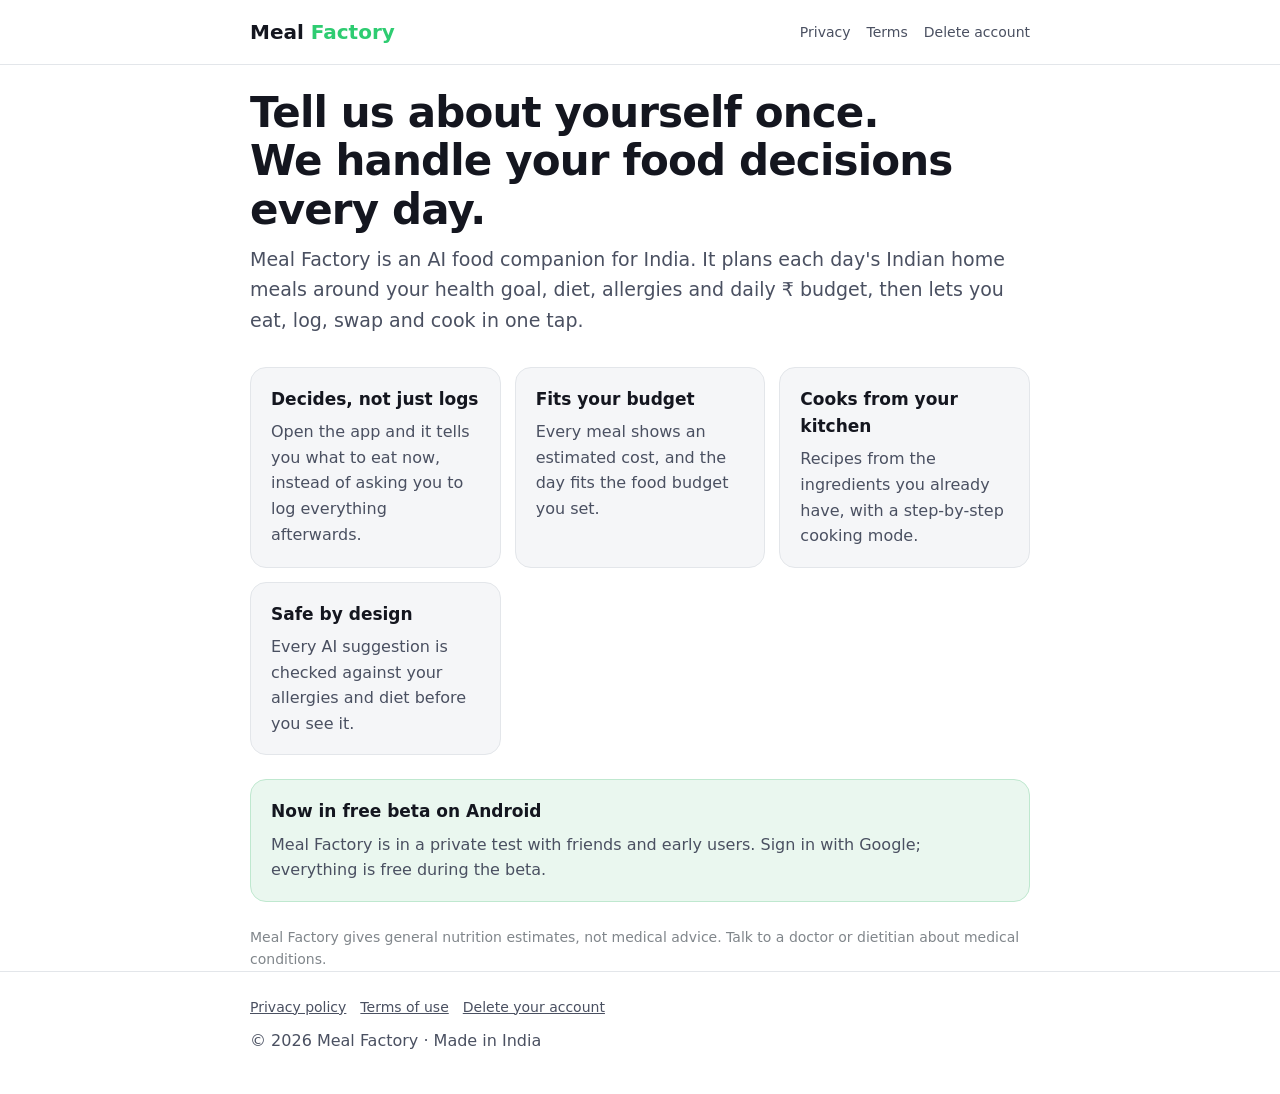
<file: index.html>
<!doctype html>
<html lang="en">
<head>
<meta charset="utf-8">
<meta name="viewport" content="width=device-width, initial-scale=1">
<title>Meal Factory: AI meal planner for Indian home food</title>
<meta name="description" content="Meal Factory plans each day's Indian home meals around your health goal, diet, allergies and daily food budget.">
<link rel="stylesheet" href="style.css">
</head>
<body>
<header><div class="wrap nav">
  <a class="logo" href="./">Meal <span>Factory</span></a>
  <nav><a href="privacy.html">Privacy</a><a href="terms.html">Terms</a><a href="delete-account.html">Delete account</a></nav>
</div></header>
<main class="wrap">
  <section class="hero">
    <h1>Tell us about yourself once.<br>We handle your food decisions every day.</h1>
    <p class="lead">Meal Factory is an AI food companion for India. It plans each day's Indian home meals around your health goal, diet, allergies and daily ₹ budget, then lets you eat, log, swap and cook in one tap.</p>
  </section>
  <div class="grid">
    <div class="card"><h3>Decides, not just logs</h3><p>Open the app and it tells you what to eat now, instead of asking you to log everything afterwards.</p></div>
    <div class="card"><h3>Fits your budget</h3><p>Every meal shows an estimated cost, and the day fits the food budget you set.</p></div>
    <div class="card"><h3>Cooks from your kitchen</h3><p>Recipes from the ingredients you already have, with a step-by-step cooking mode.</p></div>
    <div class="card"><h3>Safe by design</h3><p>Every AI suggestion is checked against your allergies and diet before you see it.</p></div>
  </div>
  <div class="card green" style="margin-top:24px;">
    <h3 style="margin-top:0;">Now in free beta on Android</h3>
    <p>Meal Factory is in a private test with friends and early users. Sign in with Google; everything is free during the beta.</p>
  </div>
  <p class="muted" style="margin-top:24px;">Meal Factory gives general nutrition estimates, not medical advice. Talk to a doctor or dietitian about medical conditions.</p>
</main>
<footer><div class="wrap">
  <a href="privacy.html">Privacy policy</a><a href="terms.html">Terms of use</a><a href="delete-account.html">Delete your account</a>
  <p style="margin-top:10px;">© 2026 Meal Factory · Made in India</p>
</div></footer>
</body>
</html>
</file>
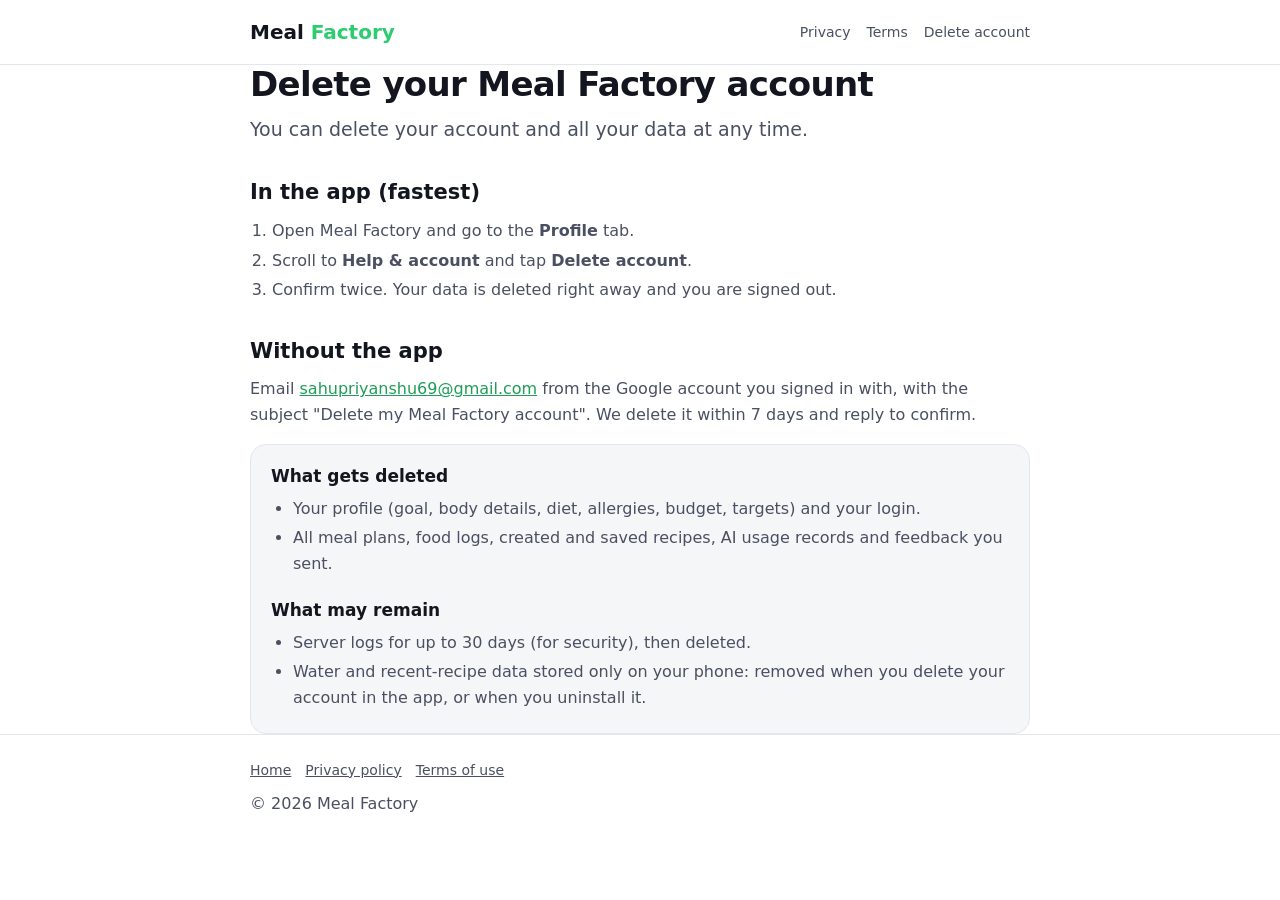
<file: delete-account.html>
<!doctype html>
<html lang="en">
<head>
<meta charset="utf-8">
<meta name="viewport" content="width=device-width, initial-scale=1">
<title>Delete your account · Meal Factory</title>
<link rel="stylesheet" href="style.css">
</head>
<body>
<header><div class="wrap nav">
  <a class="logo" href="./">Meal <span>Factory</span></a>
  <nav><a href="privacy.html">Privacy</a><a href="terms.html">Terms</a><a href="delete-account.html">Delete account</a></nav>
</div></header>
<main class="wrap">
  <h1>Delete your Meal Factory account</h1>
  <p class="lead">You can delete your account and all your data at any time.</p>

  <h2>In the app (fastest)</h2>
  <ol style="padding-left:22px;">
    <li>Open Meal Factory and go to the <b>Profile</b> tab.</li>
    <li>Scroll to <b>Help &amp; account</b> and tap <b>Delete account</b>.</li>
    <li>Confirm twice. Your data is deleted right away and you are signed out.</li>
  </ol>

  <h2>Without the app</h2>
  <p>Email <a href="mailto:sahupriyanshu69@gmail.com?subject=Delete%20my%20Meal%20Factory%20account">sahupriyanshu69@gmail.com</a> from the Google account you signed in with, with the subject "Delete my Meal Factory account". We delete it within 7 days and reply to confirm.</p>

  <div class="card">
    <h3 style="margin-top:0;">What gets deleted</h3>
    <ul>
      <li>Your profile (goal, body details, diet, allergies, budget, targets) and your login.</li>
      <li>All meal plans, food logs, created and saved recipes, AI usage records and feedback you sent.</li>
    </ul>
    <h3>What may remain</h3>
    <ul>
      <li>Server logs for up to 30 days (for security), then deleted.</li>
      <li>Water and recent-recipe data stored only on your phone: removed when you delete your account in the app, or when you uninstall it.</li>
    </ul>
  </div>
</main>
<footer><div class="wrap">
  <a href="./">Home</a><a href="privacy.html">Privacy policy</a><a href="terms.html">Terms of use</a>
  <p style="margin-top:10px;">© 2026 Meal Factory</p>
</div></footer>
</body>
</html>
</file>
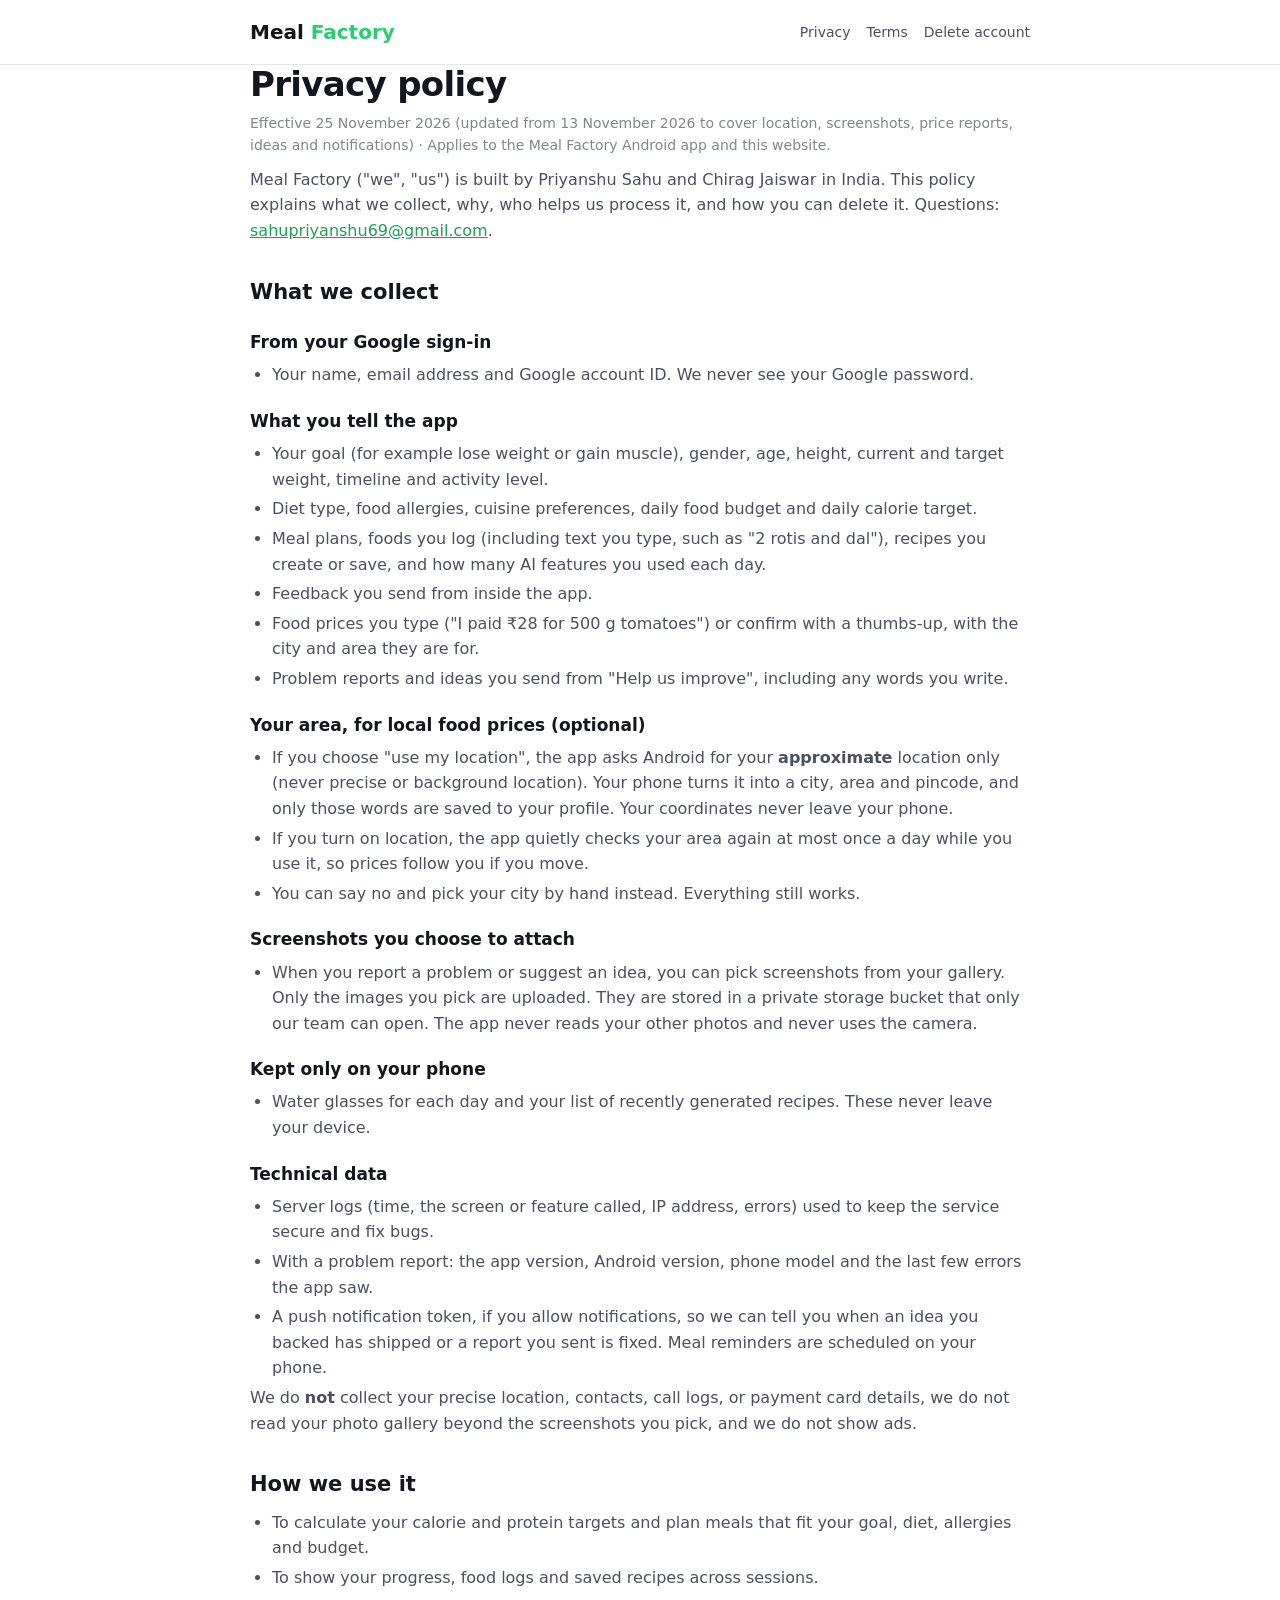
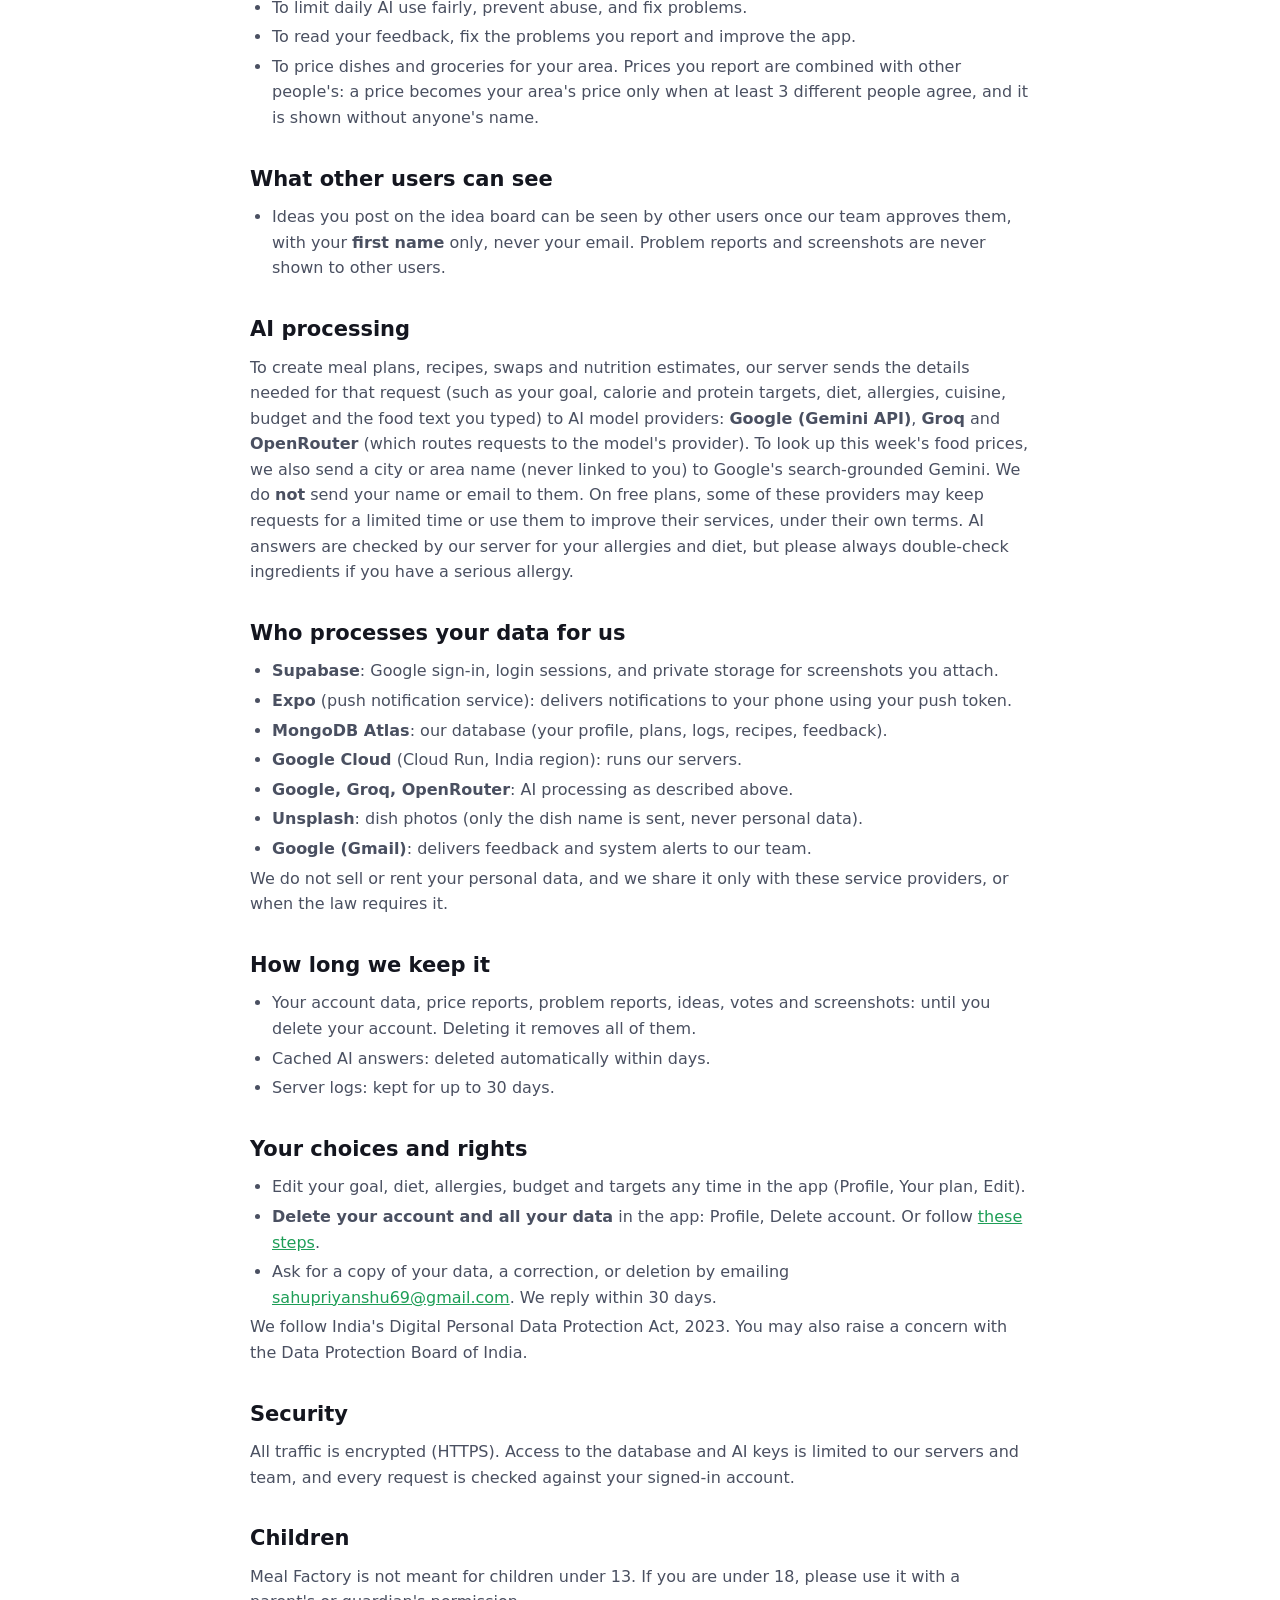
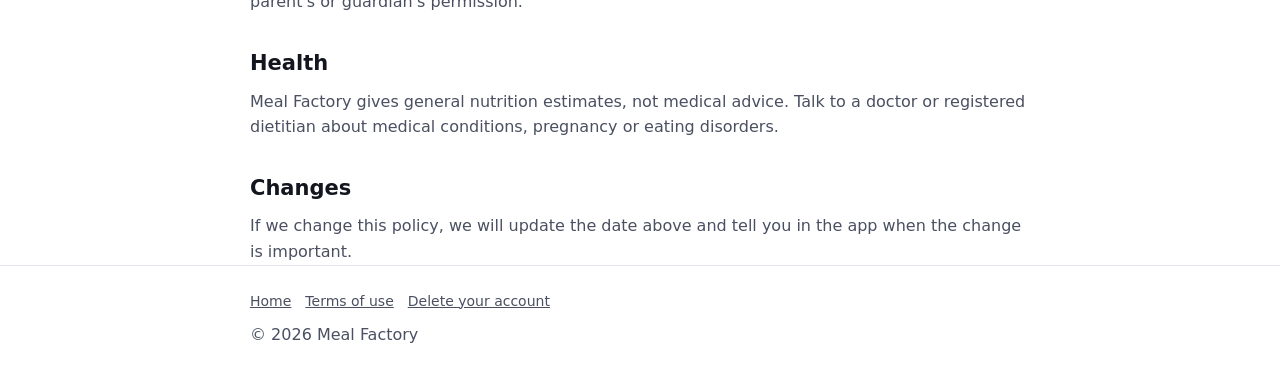
<file: privacy.html>
<!doctype html>
<html lang="en">
<head>
<meta charset="utf-8">
<meta name="viewport" content="width=device-width, initial-scale=1">
<title>Privacy policy · Meal Factory</title>
<link rel="stylesheet" href="style.css">
</head>
<body>
<header><div class="wrap nav">
  <a class="logo" href="./">Meal <span>Factory</span></a>
  <nav><a href="privacy.html">Privacy</a><a href="terms.html">Terms</a><a href="delete-account.html">Delete account</a></nav>
</div></header>
<main class="wrap">
  <h1>Privacy policy</h1>
  <p class="muted">Effective 25 November 2026 (updated from 13 November 2026 to cover location, screenshots, price reports, ideas and notifications) · Applies to the Meal Factory Android app and this website.</p>

  <p>Meal Factory ("we", "us") is built by Priyanshu Sahu and Chirag Jaiswar in India. This policy explains what we collect, why, who helps us process it, and how you can delete it. Questions: <a href="mailto:sahupriyanshu69@gmail.com">sahupriyanshu69@gmail.com</a>.</p>

  <h2>What we collect</h2>
  <h3>From your Google sign-in</h3>
  <ul><li>Your name, email address and Google account ID. We never see your Google password.</li></ul>
  <h3>What you tell the app</h3>
  <ul>
    <li>Your goal (for example lose weight or gain muscle), gender, age, height, current and target weight, timeline and activity level.</li>
    <li>Diet type, food allergies, cuisine preferences, daily food budget and daily calorie target.</li>
    <li>Meal plans, foods you log (including text you type, such as "2 rotis and dal"), recipes you create or save, and how many AI features you used each day.</li>
    <li>Feedback you send from inside the app.</li>
    <li>Food prices you type ("I paid ₹28 for 500 g tomatoes") or confirm with a thumbs-up, with the city and area they are for.</li>
    <li>Problem reports and ideas you send from "Help us improve", including any words you write.</li>
  </ul>
  <h3>Your area, for local food prices (optional)</h3>
  <ul>
    <li>If you choose "use my location", the app asks Android for your <b>approximate</b> location only (never precise or background location). Your phone turns it into a city, area and pincode, and only those words are saved to your profile. Your coordinates never leave your phone.</li>
    <li>If you turn on location, the app quietly checks your area again at most once a day while you use it, so prices follow you if you move.</li>
    <li>You can say no and pick your city by hand instead. Everything still works.</li>
  </ul>
  <h3>Screenshots you choose to attach</h3>
  <ul><li>When you report a problem or suggest an idea, you can pick screenshots from your gallery. Only the images you pick are uploaded. They are stored in a private storage bucket that only our team can open. The app never reads your other photos and never uses the camera.</li></ul>
  <h3>Kept only on your phone</h3>
  <ul><li>Water glasses for each day and your list of recently generated recipes. These never leave your device.</li></ul>
  <h3>Technical data</h3>
  <ul>
    <li>Server logs (time, the screen or feature called, IP address, errors) used to keep the service secure and fix bugs.</li>
    <li>With a problem report: the app version, Android version, phone model and the last few errors the app saw.</li>
    <li>A push notification token, if you allow notifications, so we can tell you when an idea you backed has shipped or a report you sent is fixed. Meal reminders are scheduled on your phone.</li>
  </ul>
  <p>We do <b>not</b> collect your precise location, contacts, call logs, or payment card details, we do not read your photo gallery beyond the screenshots you pick, and we do not show ads.</p>

  <h2>How we use it</h2>
  <ul>
    <li>To calculate your calorie and protein targets and plan meals that fit your goal, diet, allergies and budget.</li>
    <li>To show your progress, food logs and saved recipes across sessions.</li>
    <li>To limit daily AI use fairly, prevent abuse, and fix problems.</li>
    <li>To read your feedback, fix the problems you report and improve the app.</li>
    <li>To price dishes and groceries for your area. Prices you report are combined with other people's: a price becomes your area's price only when at least 3 different people agree, and it is shown without anyone's name.</li>
  </ul>
  <h2>What other users can see</h2>
  <ul><li>Ideas you post on the idea board can be seen by other users once our team approves them, with your <b>first name</b> only, never your email. Problem reports and screenshots are never shown to other users.</li></ul>

  <h2>AI processing</h2>
  <p>To create meal plans, recipes, swaps and nutrition estimates, our server sends the details needed for that request (such as your goal, calorie and protein targets, diet, allergies, cuisine, budget and the food text you typed) to AI model providers: <b>Google (Gemini API)</b>, <b>Groq</b> and <b>OpenRouter</b> (which routes requests to the model's provider). To look up this week's food prices, we also send a city or area name (never linked to you) to Google's search-grounded Gemini. We do <b>not</b> send your name or email to them. On free plans, some of these providers may keep requests for a limited time or use them to improve their services, under their own terms. AI answers are checked by our server for your allergies and diet, but please always double-check ingredients if you have a serious allergy.</p>

  <h2>Who processes your data for us</h2>
  <ul>
    <li><b>Supabase</b>: Google sign-in, login sessions, and private storage for screenshots you attach.</li>
    <li><b>Expo</b> (push notification service): delivers notifications to your phone using your push token.</li>
    <li><b>MongoDB Atlas</b>: our database (your profile, plans, logs, recipes, feedback).</li>
    <li><b>Google Cloud</b> (Cloud Run, India region): runs our servers.</li>
    <li><b>Google, Groq, OpenRouter</b>: AI processing as described above.</li>
    <li><b>Unsplash</b>: dish photos (only the dish name is sent, never personal data).</li>
    <li><b>Google (Gmail)</b>: delivers feedback and system alerts to our team.</li>
  </ul>
  <p>We do not sell or rent your personal data, and we share it only with these service providers, or when the law requires it.</p>

  <h2>How long we keep it</h2>
  <ul>
    <li>Your account data, price reports, problem reports, ideas, votes and screenshots: until you delete your account. Deleting it removes all of them.</li>
    <li>Cached AI answers: deleted automatically within days.</li>
    <li>Server logs: kept for up to 30 days.</li>
  </ul>

  <h2>Your choices and rights</h2>
  <ul>
    <li>Edit your goal, diet, allergies, budget and targets any time in the app (Profile, Your plan, Edit).</li>
    <li><b>Delete your account and all your data</b> in the app: Profile, Delete account. Or follow <a href="delete-account.html">these steps</a>.</li>
    <li>Ask for a copy of your data, a correction, or deletion by emailing <a href="mailto:sahupriyanshu69@gmail.com">sahupriyanshu69@gmail.com</a>. We reply within 30 days.</li>
  </ul>
  <p>We follow India's Digital Personal Data Protection Act, 2023. You may also raise a concern with the Data Protection Board of India.</p>

  <h2>Security</h2>
  <p>All traffic is encrypted (HTTPS). Access to the database and AI keys is limited to our servers and team, and every request is checked against your signed-in account.</p>

  <h2>Children</h2>
  <p>Meal Factory is not meant for children under 13. If you are under 18, please use it with a parent's or guardian's permission.</p>

  <h2>Health</h2>
  <p>Meal Factory gives general nutrition estimates, not medical advice. Talk to a doctor or registered dietitian about medical conditions, pregnancy or eating disorders.</p>

  <h2>Changes</h2>
  <p>If we change this policy, we will update the date above and tell you in the app when the change is important.</p>
</main>
<footer><div class="wrap">
  <a href="./">Home</a><a href="terms.html">Terms of use</a><a href="delete-account.html">Delete your account</a>
  <p style="margin-top:10px;">© 2026 Meal Factory</p>
</div></footer>
</body>
</html>
</file>
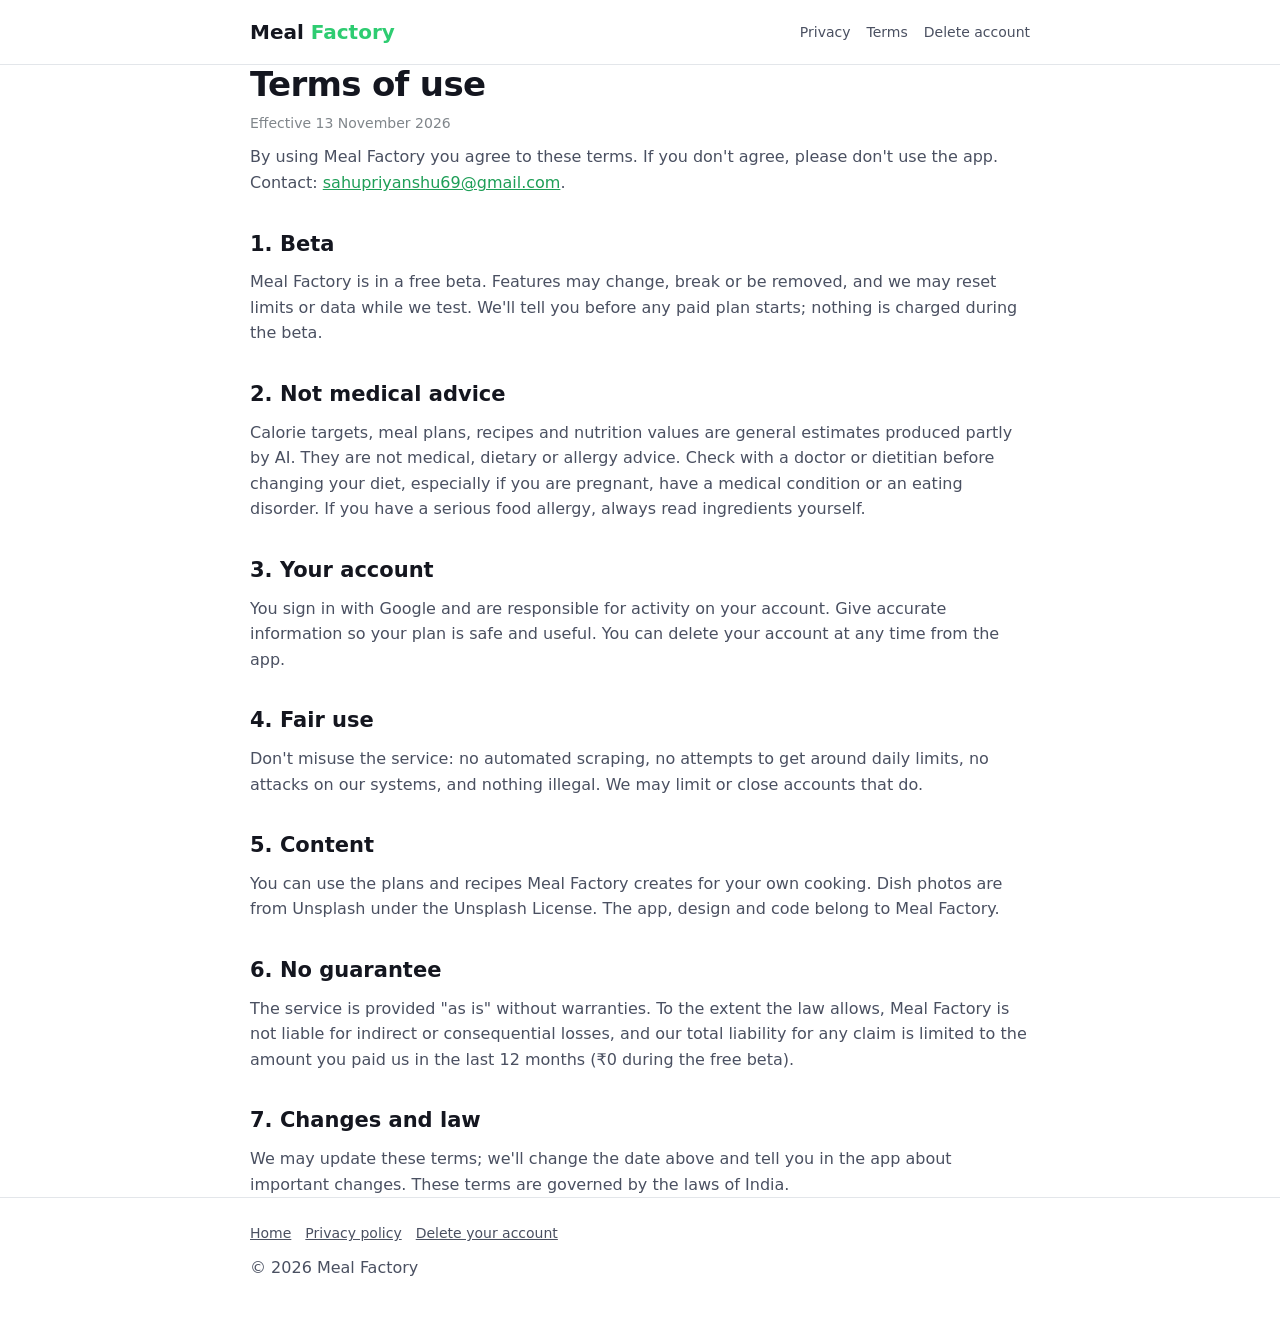
<file: terms.html>
<!doctype html>
<html lang="en">
<head>
<meta charset="utf-8">
<meta name="viewport" content="width=device-width, initial-scale=1">
<title>Terms of use · Meal Factory</title>
<link rel="stylesheet" href="style.css">
</head>
<body>
<header><div class="wrap nav">
  <a class="logo" href="./">Meal <span>Factory</span></a>
  <nav><a href="privacy.html">Privacy</a><a href="terms.html">Terms</a><a href="delete-account.html">Delete account</a></nav>
</div></header>
<main class="wrap">
  <h1>Terms of use</h1>
  <p class="muted">Effective 13 November 2026</p>

  <p>By using Meal Factory you agree to these terms. If you don't agree, please don't use the app. Contact: <a href="mailto:sahupriyanshu69@gmail.com">sahupriyanshu69@gmail.com</a>.</p>

  <h2>1. Beta</h2>
  <p>Meal Factory is in a free beta. Features may change, break or be removed, and we may reset limits or data while we test. We'll tell you before any paid plan starts; nothing is charged during the beta.</p>

  <h2>2. Not medical advice</h2>
  <p>Calorie targets, meal plans, recipes and nutrition values are general estimates produced partly by AI. They are not medical, dietary or allergy advice. Check with a doctor or dietitian before changing your diet, especially if you are pregnant, have a medical condition or an eating disorder. If you have a serious food allergy, always read ingredients yourself.</p>

  <h2>3. Your account</h2>
  <p>You sign in with Google and are responsible for activity on your account. Give accurate information so your plan is safe and useful. You can delete your account at any time from the app.</p>

  <h2>4. Fair use</h2>
  <p>Don't misuse the service: no automated scraping, no attempts to get around daily limits, no attacks on our systems, and nothing illegal. We may limit or close accounts that do.</p>

  <h2>5. Content</h2>
  <p>You can use the plans and recipes Meal Factory creates for your own cooking. Dish photos are from Unsplash under the Unsplash License. The app, design and code belong to Meal Factory.</p>

  <h2>6. No guarantee</h2>
  <p>The service is provided "as is" without warranties. To the extent the law allows, Meal Factory is not liable for indirect or consequential losses, and our total liability for any claim is limited to the amount you paid us in the last 12 months (₹0 during the free beta).</p>

  <h2>7. Changes and law</h2>
  <p>We may update these terms; we'll change the date above and tell you in the app about important changes. These terms are governed by the laws of India.</p>
</main>
<footer><div class="wrap">
  <a href="./">Home</a><a href="privacy.html">Privacy policy</a><a href="delete-account.html">Delete your account</a>
  <p style="margin-top:10px;">© 2026 Meal Factory</p>
</div></footer>
</body>
</html>
</file>
<file: style.css>
:root { --g: #1E9E57; --g2: #2ECC71; --gl: #EAF7EF; --ink: #14161F; --ink2: #4A5061; --ink3: #80868B; --bg: #F5F6F8; --line: #E3E6EA; }
* { box-sizing: border-box; margin: 0; padding: 0; }
body { font-family: "Plus Jakarta Sans", system-ui, -apple-system, "Segoe UI", Roboto, sans-serif; color: var(--ink); background: #fff; line-height: 1.6; }
a { color: var(--g); }
header { border-bottom: 1px solid var(--line); background: #fff; }
.wrap { max-width: 820px; margin: 0 auto; padding: 0 20px; }
.nav { display: flex; align-items: center; justify-content: space-between; height: 64px; gap: 16px; }
.logo { font-weight: 800; font-size: 20px; text-decoration: none; color: var(--ink); white-space: nowrap; }
.logo span { color: var(--g2); }
.nav nav { display: flex; gap: 16px; flex-wrap: wrap; font-size: 14px; }
.nav nav a { color: var(--ink2); text-decoration: none; }
main { padding: 40px 0 64px; }
h1 { font-size: 34px; line-height: 1.15; letter-spacing: -0.02em; margin-bottom: 8px; }
h2 { font-size: 21px; margin: 32px 0 8px; }
h3 { font-size: 17px; margin: 20px 0 6px; }
p, li { color: var(--ink2); font-size: 16px; }
p + p { margin-top: 10px; }
ul { padding-left: 22px; margin-top: 6px; }
li { margin: 4px 0; }
.muted { color: var(--ink3); font-size: 14px; }
.card { background: var(--bg); border: 1px solid var(--line); border-radius: 16px; padding: 18px 20px; margin-top: 16px; }
.card.green { background: var(--gl); border-color: #BFE8CF; }
.hero { padding: 24px 0 8px; }
.hero h1 { font-size: 42px; }
.lead { font-size: 19px; color: var(--ink2); margin-top: 10px; }
.grid { display: grid; grid-template-columns: repeat(auto-fit, minmax(220px, 1fr)); gap: 14px; margin-top: 24px; }
.grid .card { margin: 0; }
.grid h3 { margin-top: 0; }
footer { border-top: 1px solid var(--line); padding: 24px 0 40px; font-size: 14px; color: var(--ink3); }
footer a { color: var(--ink2); margin-right: 14px; }
@media (max-width: 560px) { h1, .hero h1 { font-size: 28px; } .nav { height: auto; padding: 12px 0; flex-direction: column; align-items: flex-start; } }
</file>
